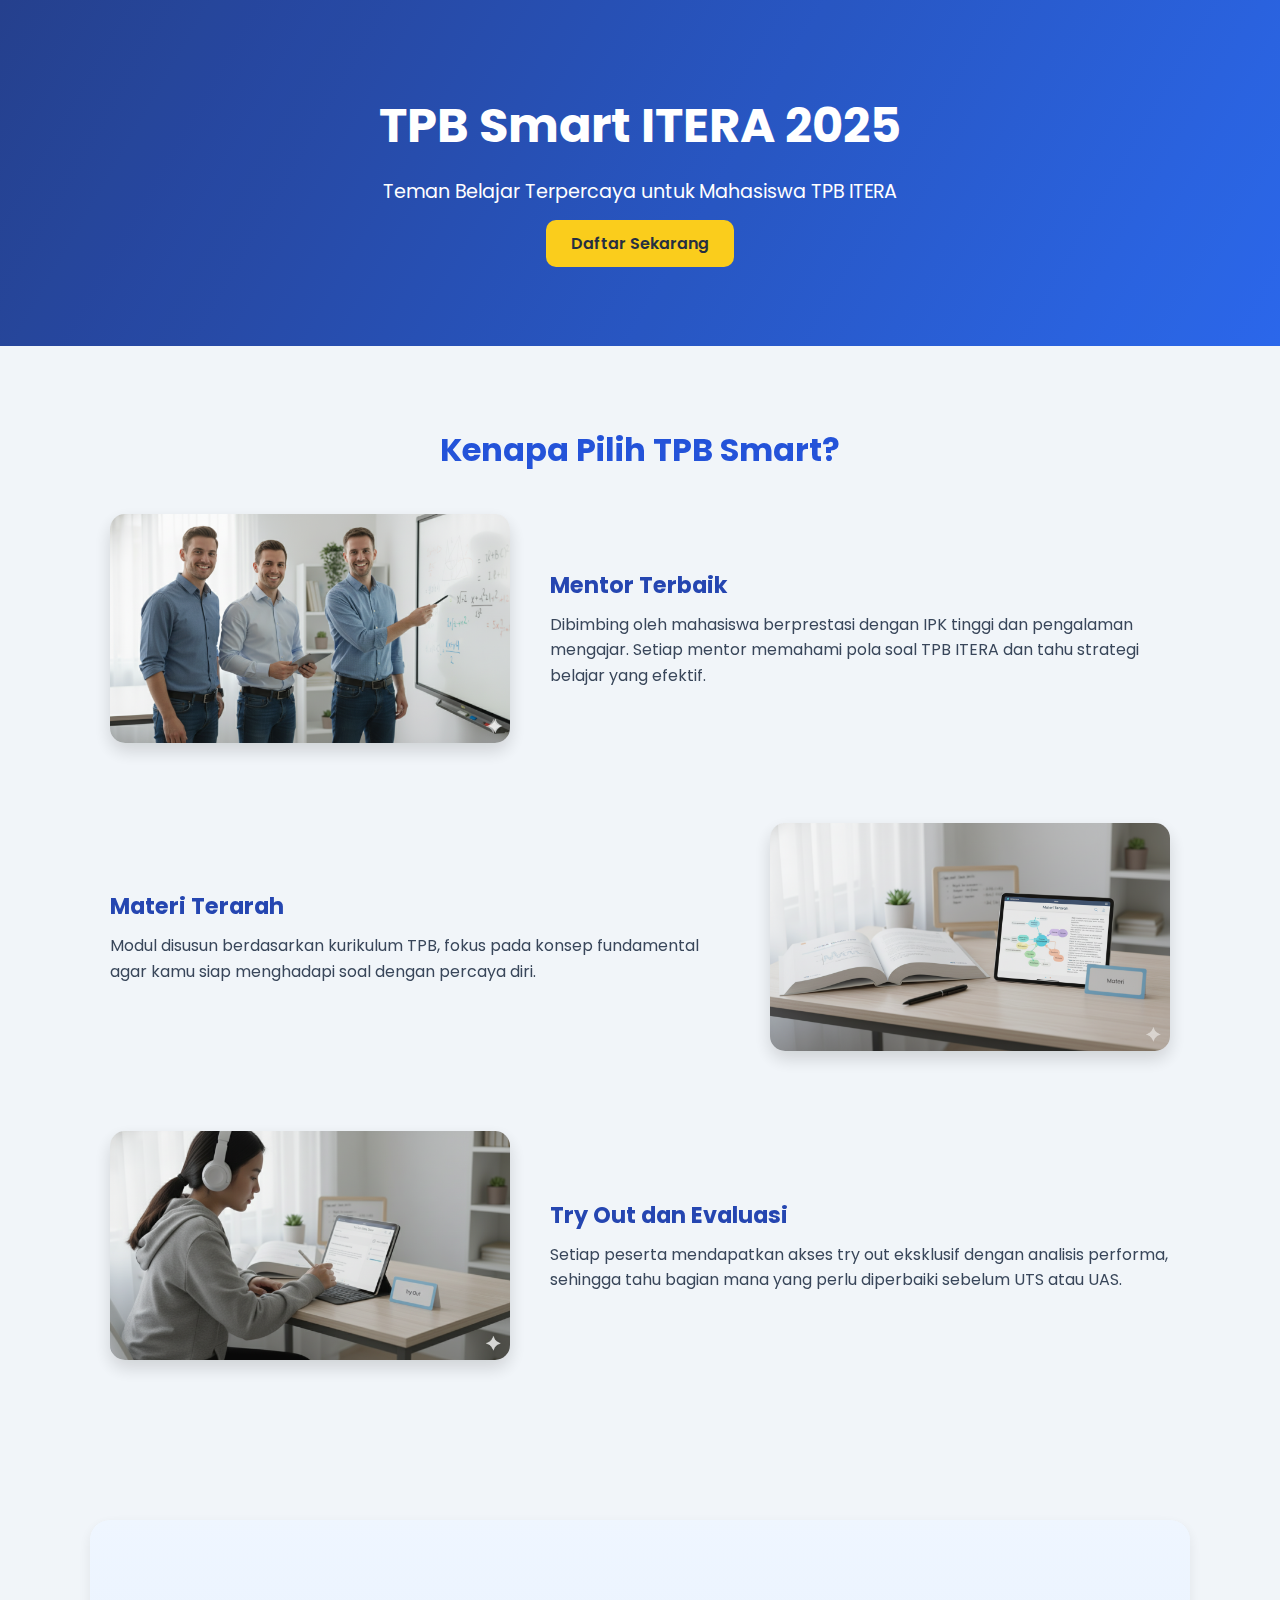
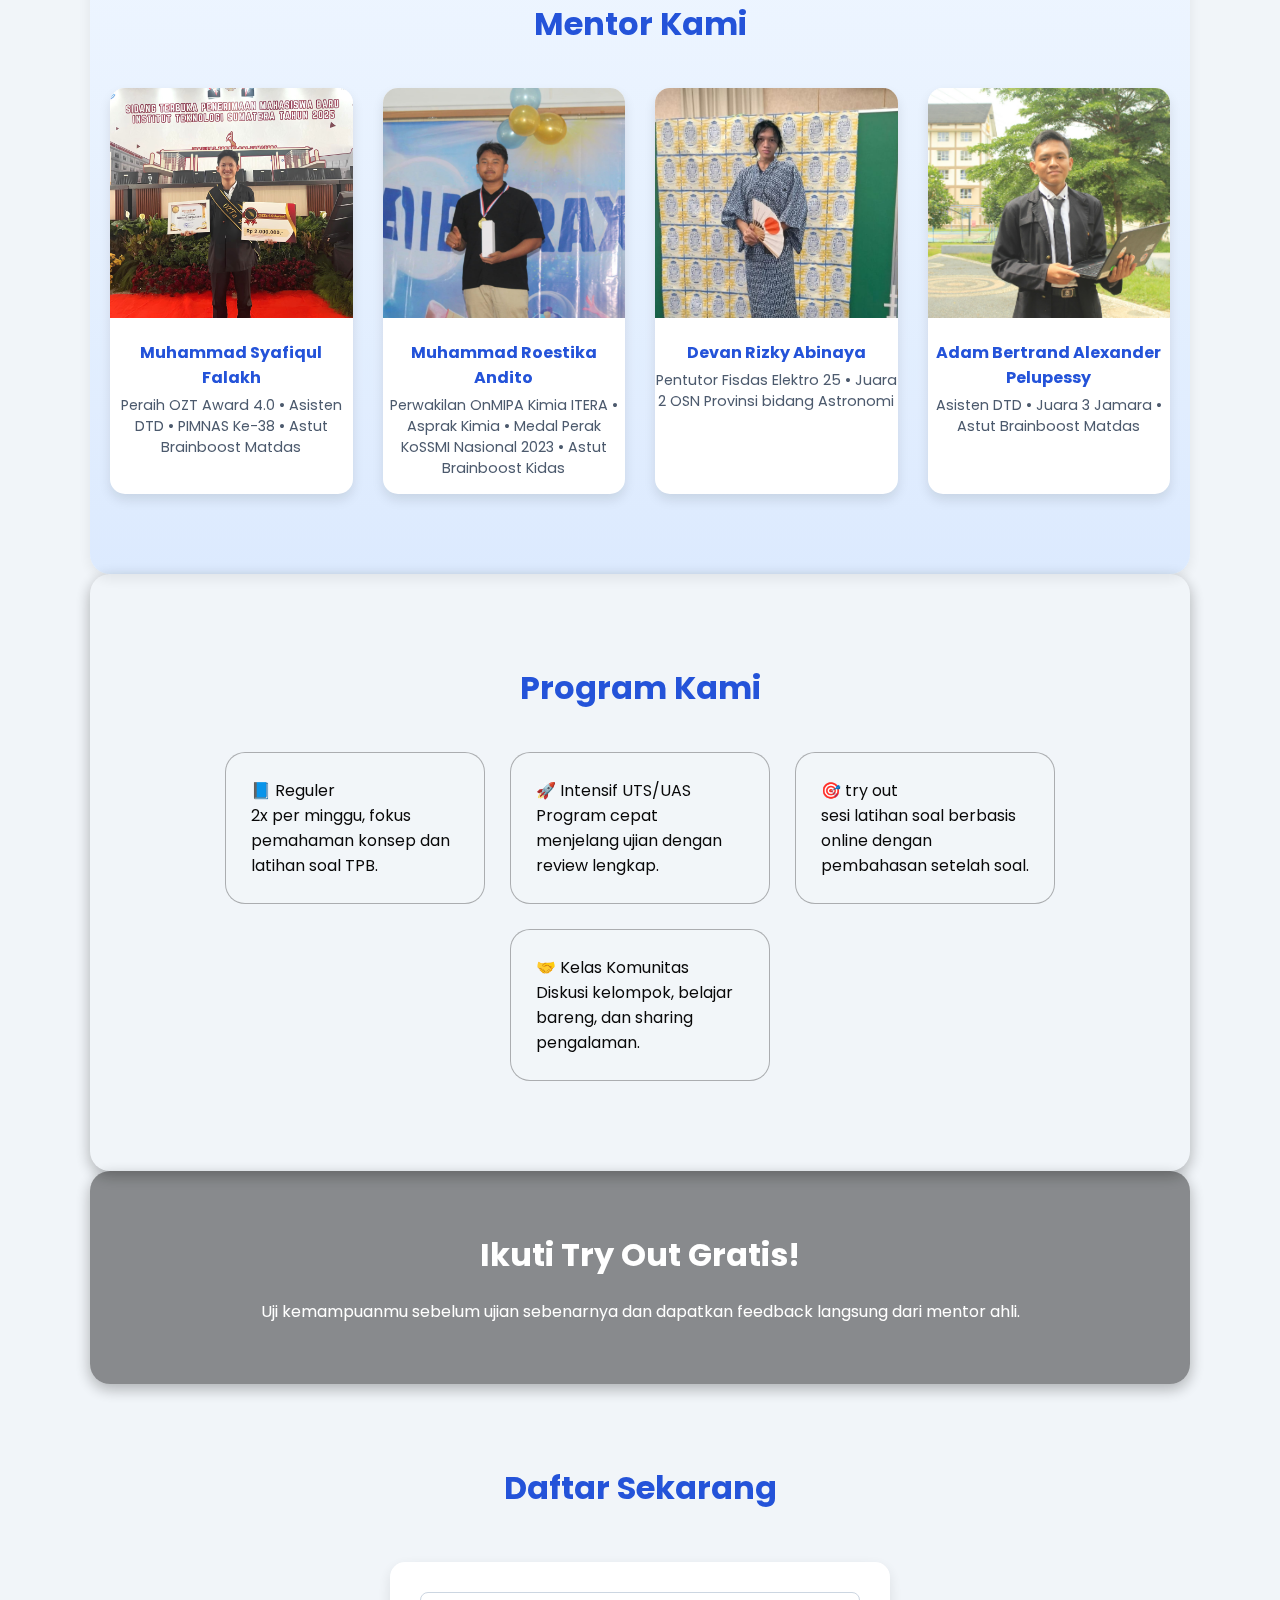
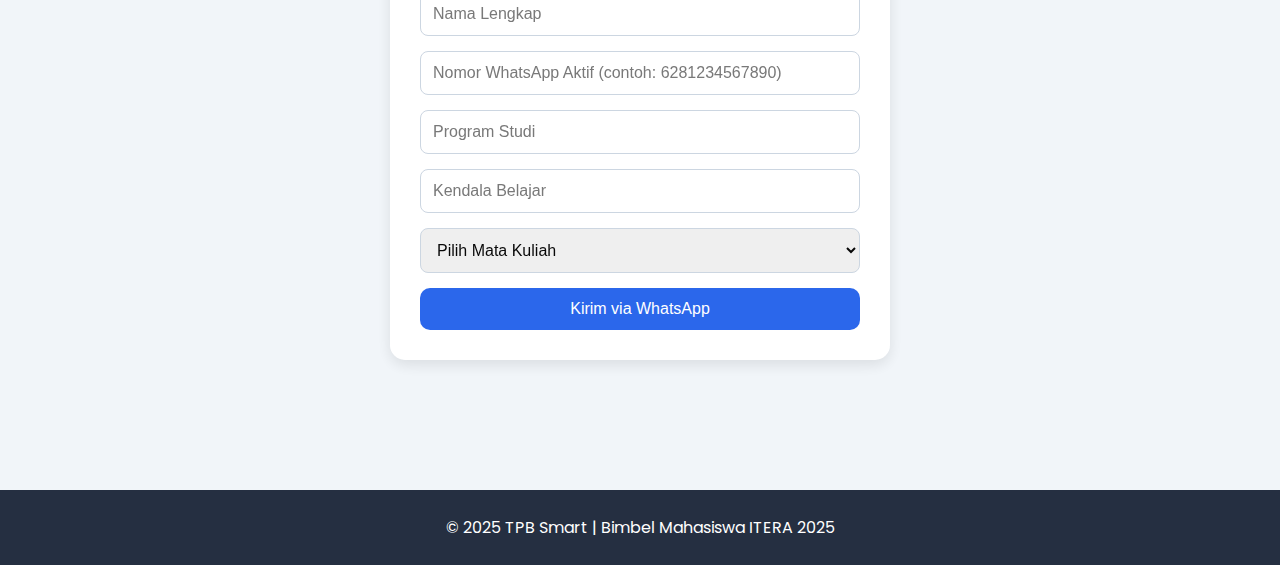
<file: index.html>
<!DOCTYPE html>
 <html lang="id">
<head>
<meta charset="UTF-8">
<meta name="viewport" content="width=device-width, initial-scale=1.0">
<title>TPB Smart - Bimbel Mahasiswa ITERA 2025</title>
<link href="https://fonts.googleapis.com/css2?family=Poppins:wght@400;600;700&display=swap" rel="stylesheet">
<style>
    * {
        margin: 0;
        padding: 0;
        box-sizing: border-box;
    }
    body {
        font-family: 'Poppins', sans-serif;
        color: #1e293b;
        background-color: #f1f5f9;
        overflow-x: hidden;
        background-image: url('https://cdn.pixabay.com/photo/2017/08/30/07/51/mathematics-2696234_1280.png');
        background-repeat: repeat;
        background-size: contain;
        background-attachment: fixed;
        opacity: 0.97;
    }

    /* HEADER */
    header {
        background: linear-gradient(120deg, #1e3a8a, #2563eb);
        color: white;
        text-align: center;
        padding: 90px 20px;
        position: relative;
        overflow: hidden;
    }
    header::before {
        content: "";
        position: absolute;
        top: 0;
        left: 0;
        width: 100%;
        height: 100%;
        background: url('https://cdn.pixabay.com/photo/2016/11/21/15/54/student-1842453_1280.jpg') center/cover;
        opacity: 0.15;
        z-index: 0;
    }
    header h1, header p, header a {
        position: relative;
        z-index: 2;
    }
    header h1 {
        font-size: 3rem;
        margin-bottom: 15px;
    }
    header p {
        font-size: 1.2rem;
        margin-bottom: 25px;
    }
    header a {
        background-color: #facc15;
        color: #1e293b;
        padding: 12px 25px;
        border-radius: 10px;
        font-weight: 600;
        text-decoration: none;
        transition: 0.3s;
    }
    header a:hover {
        background-color: #fde047;
    }

    /* SECTIONS */
    section {
        padding: 80px 20px;
        max-width: 1100px;
        margin: auto;
        position: relative;
    }
    h2 {
        text-align: center;
        color: #1d4ed8;
        margin-bottom: 40px;
        font-size: 2rem;
    }

    /* ZIGZAG */
    .zigzag {
        display: flex;
        align-items: center;
        justify-content: space-between;
        gap: 40px;
        flex-wrap: wrap;
        margin-bottom: 80px;
    }
    .zigzag img {
        width: 400px;
        border-radius: 15px;
        box-shadow: 0 8px 18px rgba(0,0,0,0.15);
    }
    .zigzag .text {
        flex: 1;
        min-width: 280px;
    }
    .zigzag:nth-child(even) {
        flex-direction: row-reverse;
    }
    .zigzag .text h3 {
        color: #1e40af;
        margin-bottom: 10px;
        font-size: 1.4rem;
    }
    .zigzag .text p {
        line-height: 1.6;
        color: #334155;
    }

    /* MENTOR */
    #mentor {
        background: linear-gradient(180deg, #eff6ff, #dbeafe);
        border-radius: 20px;
        box-shadow: 0 5px 15px rgba(0,0,0,0.08);
    }
    .mentor-grid {
     display: grid;
     grid-template-columns: repeat(2, 1fr);
     gap: 30px;
     margin-top: 40px; 
    }
    @media (min-width: 768px) {
        .mentor-grid {
            grid-template-columns: repeat(4, 1fr);
        }
    }
    
    .mentor {
        background: white;
        border-radius: 15px;
        overflow: hidden;
        box-shadow: 0 6px 12px rgba(0,0,0,0.1);
        text-align: center;
        transition: 0.3s;
    }
    .mentor:hover {
        transform: scale(1.03);
    }
    .mentor img {
        width: 100%;
        height: 230px;
        object-fit: cover;
    }
    .mentor h4 {
        margin: 15px 0 5px;
        color: #1d4ed8;
    }
    .mentor p {
        font-size: 0.9rem;
        color: #475569;
        margin-bottom: 15px;
    }

    /* PROGRAM */
    #program {
        background: url('https://cdn.pixabay.com/photo/2016/03/09/09/17/board-1246269_1280.jpg') center/cover;
        border-radius: 20px;
        color: rgb(0, 0, 0);
        padding: 90px 20px;
        box-shadow: 0 5px 15px rgba(0,0,0,0.3);
    }
    .programs {
        display: flex;
        flex-wrap: wrap;
        justify-content: center;
        gap: 25px;
        margin-top: 40px;
    }
    .program-card {
        position: relative;
        background: rgba(255, 255, 255, 0.1);
        border: 1px solid rgba(0, 0, 0, 0.3);
        color: rgb(0, 0, 0);
        padding: 25px;
        border-radius: 20px;
        width: 260px;
        transition: transform 0.4s, background 0.4s;
        cursor: pointer;
        backdrop-filter: blur(5px);
    }
    .program-card:hover {
        transform: translateY(-10px);
        background: rgba(46, 126, 255, 0.25);
    }
    .program-card.book::before {
    content: "📘";
    position: absolute;
    top: -20px;
    right: -20px;
    font-size: 6rem;
    opacity: 0.1;
    }
    .program-card.trophy::before {
    content: "🏆";
    position: absolute;
    top: -20px;
    right: -20px;
    font-size: 6rem;
    opacity: 0.1;
}

    /* TRY OUT */
    .tryout {
        text-align: center;
        background: url('https://cdn.pixabay.com/photo/2016/03/26/22/13/education-1283865_1280.jpg') no-repeat center/cover;
        color: white;
        border-radius: 20px;
        padding: 60px 20px;
        box-shadow: 0 5px 15px rgba(0,0,0,0.3);
        position: relative;
    }
    .tryout::before {
        content: "";
        position: absolute;
        inset: 0;
        background: rgba(0,0,0,0.45);
        border-radius: 20px;
    }
    .tryout * {
        position: relative;
        z-index: 1;
    }
    .tryout h3 {
        font-size: 2rem;
        margin-bottom: 20px;
    }

    /* FORM */
    form {
        display: flex;
        flex-direction: column;
        gap: 15px;
        max-width: 500px;
        margin: 50px auto 0;
        background: white;
        border-radius: 15px;
        padding: 30px;
        box-shadow: 0 5px 15px rgba(0,0,0,0.1);
    }
    input, select {
        padding: 12px;
        border-radius: 8px;
        border: 1px solid #cbd5e1;
        font-size: 1rem;
    }
    button {
        background-color: #2563eb;
        color: white;
        padding: 12px;
        border: none;
        border-radius: 10px;
        font-size: 1rem;
        cursor: pointer;
        transition: 0.3s;
    }
    button:hover {
        background-color: #1d4ed8;
    }

    footer {
        text-align: center;
        padding: 25px;
        background-color: #1e293b;
        color: white;
        margin-top: 50px;
    }
    /* ==== RESPONSIVE DESIGN ==== */

/* Tampilan untuk layar kecil (handphone) */
@media (max-width: 768px) {

    header {
        padding: 60px 15px;
    }

    header h1 {
        font-size: 2rem;
    }

    header p {
        font-size: 1rem;
    }

    header a {
        padding: 10px 20px;
        font-size: 0.9rem;
    }

    section {
        padding: 50px 15px;
    }

    h2 {
        font-size: 1.5rem;
        margin-bottom: 25px;
    }

    /* Zigzag section diubah jadi kolom vertikal */
    .zigzag {
        flex-direction: column !important;
        text-align: center;
    }

    .zigzag img {
        width: 100%;
        max-width: 340px;
        height: auto;
        margin: 0 auto 20px;
    }

    .zigzag .text {
        width: 100%;
    }

    /* Grid mentor jadi satu kolom */
    .mentor-grid {
        grid-template-columns: 1fr;
        gap: 20px;
    }

    .mentor img {
        height: 200px;
    }

    /* Program cards disusun ke bawah */
    .programs {
        flex-direction: column;
        align-items: center;
    }

    .program-card {
        width: 100%;
        max-width: 330px;
        text-align: center;
    }

    /* Tryout section */
    .tryout h3 {
        font-size: 1.5rem;
    }

    .tryout p {
        font-size: 1rem;
    }

    /* Form */
    form {
        width: 90%;
        padding: 25px 20px;
    }

    input, select, button {
        font-size: 0.95rem;
    }

    footer {
        font-size: 0.85rem;
        padding: 20px;
    }
}

/* Tambahan untuk layar sangat kecil (≤480px) */
@media (max-width: 480px) {
    header h1 {
        font-size: 1.8rem;
    }

    header p {
        font-size: 0.9rem;
    }

    .mentor img {
        height: 180px;
    }

    .program-card {
        font-size: 0.95rem;
        padding: 20px;
    }

    form {
        width: 95%;
    }
}

</style>
</head>
<body>

<header>
    <h1>TPB Smart ITERA 2025</h1>
    <p>Teman Belajar Terpercaya untuk Mahasiswa TPB ITERA</p>
    <a href="#daftar">Daftar Sekarang</a>
</header>

<section id="kenapa">
    <h2>Kenapa Pilih TPB Smart?</h2>
    <div class="zigzag">
        <div class="text">
            <h3>Mentor Terbaik</h3>
            <p>Dibimbing oleh mahasiswa berprestasi dengan IPK tinggi dan pengalaman mengajar. Setiap mentor memahami pola soal TPB ITERA dan tahu strategi belajar yang efektif.</p>
        </div>
        <img src="images/mentor.png" alt="Mentor">
    </div>
    <div class="zigzag">
        <div class="text">
            <h3>Materi Terarah</h3>
            <p>Modul disusun berdasarkan kurikulum TPB, fokus pada konsep fundamental agar kamu siap menghadapi soal dengan percaya diri.</p>
        </div>
        <img src="images/Gemini_Generated_Image_9n19af9n19af9n19.png" alt="Materi">
    </div>
    <div class="zigzag">
        <div class="text">
            <h3>Try Out dan Evaluasi</h3>
            <p>Setiap peserta mendapatkan akses try out eksklusif dengan analisis performa, sehingga tahu bagian mana yang perlu diperbaiki sebelum UTS atau UAS.</p>
        </div>
        <img src="images/try out.png" alt="Try Out">
    </div>
</section>

<section id="mentor">
    <h2>Mentor Kami</h2>
    <div class="mentor-grid">
        <div class="mentor">
            <img src="images/syafiq.jpg" alt="Mentor 1">
            <h4>Muhammad Syafiqul Falakh</h4>
            <p>Peraih OZT Award 4.0 • Asisten DTD • PIMNAS Ke-38 • Astut Brainboost Matdas </p>
        </div>
        <div class="mentor">
            <img src="images/dito.jpg" alt="Mentor 2">
            <h4>Muhammad Roestika Andito</h4>
            <p>Perwakilan OnMIPA Kimia ITERA • Asprak Kimia • Medal Perak KoSSMI Nasional 2023 • Astut Brainboost Kidas</p>
        </div>
        <div class="mentor">
            <img src="images/abi.jpg" alt="Mentor 3">
            <h4>Devan Rizky Abinaya</h4>
            <p>Pentutor Fisdas Elektro 25 • Juara 2 OSN Provinsi bidang Astronomi</p>
        </div>
        <div class="mentor">
            <img src="images/adam.jpg" alt="Mentor 4">
            <h4>Adam Bertrand Alexander Pelupessy</h4>
            <p>Asisten DTD • Juara 3 Jamara • Astut Brainboost Matdas</p>
    </div>
</section>

<section id="program">
    <h2>Program Kami</h2>
    <div class="programs">
        <div class="program-card">📘 Reguler<br>2x per minggu, fokus pemahaman konsep dan latihan soal TPB.</div>
        <div class="program-card">🚀 Intensif UTS/UAS<br>Program cepat menjelang ujian dengan review lengkap.</div>
        <div class="program-card">🎯 try out<br>sesi latihan soal berbasis online dengan pembahasan setelah soal.</div>
        <div class="program-card">🤝 Kelas Komunitas<br>Diskusi kelompok, belajar bareng, dan sharing pengalaman.</div>
    </div>
</section>

<section class="tryout">
    <h3>Ikuti Try Out Gratis!</h3>
    <p>Uji kemampuanmu sebelum ujian sebenarnya dan dapatkan feedback langsung dari mentor ahli.</p>
</section>

<section id="daftar">
    <h2>Daftar Sekarang</h2>
    <form id="formDaftar">
        <input type="text" id="nama" placeholder="Nama Lengkap" required>
        <input type="text" id="wa" placeholder="Nomor WhatsApp Aktif (contoh: 6281234567890)" required>
        <input type="text" id="prodi" placeholder="Program Studi" required>
        <input type="text" id="kendala" placeholder="Kendala Belajar">
        <select id="matkul" required>
            <option value="">Pilih Mata Kuliah</option>
            <option value="Matematika Dasar">Matematika Dasar</option>
            <option value="Fisika Dasar">Fisika Dasar</option>
            <option value="Kimia Dasar">Kimia Dasar</option>
            <option value="Dasar Teknologi Digital">Dasar Teknologi Digital</option>
            <option value="Bundling MAFIKI">Bundling MAFIKI</option>
        </select>
        <button type="submit">Kirim via WhatsApp</button>
    </form>
</section>


<footer>
    <p>© 2025 TPB Smart | Bimbel Mahasiswa ITERA 2025</p>
</footer>

<script>
document.getElementById("formDaftar").addEventListener("submit", function(e) {
    e.preventDefault(); // mencegah reload halaman

    const nama = document.getElementById("nama").value.trim();
    const wa = document.getElementById("wa").value.trim();
    const prodi = document.getElementById("prodi").value.trim();
    const kendala = document.getElementById("kendala").value.trim();
    const matkul = document.getElementById("matkul").value;

    if (!nama || !wa || !prodi || !matkul) {
        alert("Mohon lengkapi semua data terlebih dahulu!");
        return;
    }

    const adminMap = {
        "Matematika Dasar": "6288276204622",
        "Fisika Dasar": "62895616066314",
        "Kimia Dasar": "6281288903766",
        "Dasar Teknologi Digital": "6282289868742",
        "Bundling MAFIKI": "6288276204622"
    };

    const admin = adminMap[matkul];
    if (!admin) {
        alert("Silakan pilih mata kuliah yang tersedia.");
        return;
    }

    let pesan = "";
    if (matkul === "Bundling MAFIKI") {
        pesan = 
        `Halo TPB Smart!%0A%0ASaya ingin mendaftar *Bundling MAFIKI* (Matematika + Fisika + Kimia).%0A` +
        `Nama: ${nama}%0ANomor WA: ${wa}%0AProdi: ${prodi}%0AKendala: ${kendala || "-"}%0A%0A` +
        `Mohon info promo dan jadwal lengkapnya ya!`;
    } else {
        pesan = 
        `Halo TPB Smart!%0A%0ASaya ingin mendaftar bimbel.%0A` +
        `Nama: ${nama}%0ANomor WA: ${wa}%0AProdi: ${prodi}%0AMata Kuliah: ${matkul}%0AKendala: ${kendala}%0A%0A`;
    }

    const linkWA = `https://wa.me/${admin}?text=${pesan}`;
    window.open(linkWA, "_blank");
});
</script>

</body>
</html>
</file>
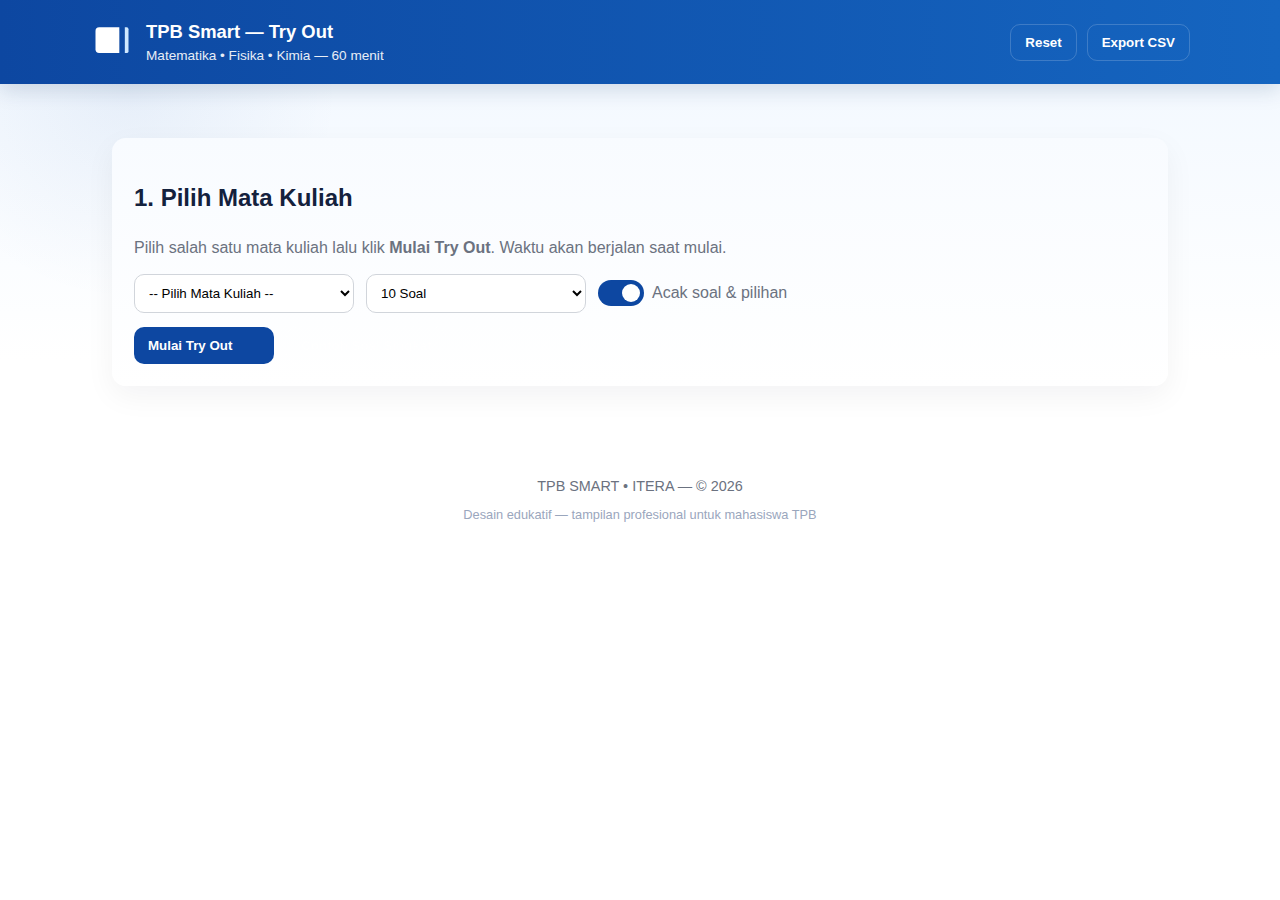
<file: try out/index.html>
<!DOCTYPE html>
<html lang="id">
<head>
  <meta charset="utf-8" />
  <meta name="viewport" content="width=device-width,initial-scale=1" />
  <title>Try Out TPB — Matdas / Fisdas / Kimdas</title>
  <link rel="stylesheet" href="style.css" />
  <!-- Meta for nicer mobile behavior -->
  <meta name="description" content="Try Out TPB - Matematika Dasar, Fisika Dasar, Kimia Dasar. Timer 60 menit, pembahasan setelah submit, hasil dapat diunduh." />
</head>
<body>
  <header class="site-header">
    <div class="header-inner">
      <div class="brand">
        <!-- Simple inline SVG book/academic logo -->
        <svg class="logo" width="44" height="44" viewBox="0 0 24 24" aria-hidden="true" focusable="false">
          <path fill="#fff" d="M3 6a2 2 0 0 1 2-2h11v14H5a2 2 0 0 1-2-2z"></path>
          <path fill="#cfe8ff" d="M20 4h-1v14h1a1 1 0 0 0 1-1V5a1 1 0 0 0-1-1z"></path>
        </svg>
        <div>
          <h1 class="site-title">TPB Smart — Try Out</h1>
          <p class="site-sub">Matematika • Fisika • Kimia — 60 menit</p>
        </div>
      </div>

      <nav class="top-actions" aria-label="Aksi">
        <button id="btn-reset" class="btn ghost" title="Reset semua progress">Reset</button>
        <button id="btn-export" class="btn ghost" title="Unduh hasil saat selesai">Export CSV</button>
      </nav>
    </div>
  </header>

  <main class="container" id="app" role="main">
    <!-- SECTION: Select & Intro -->
    <section id="select-section" class="panel active" aria-labelledby="select-title">
      <h2 id="select-title">1. Pilih Mata Kuliah</h2>
      <p class="lead">Pilih salah satu mata kuliah lalu klik <strong>Mulai Try Out</strong>. Waktu akan berjalan saat mulai.</p>

      <div class="select-row">
        <label for="subject" class="sr-only">Pilih Mata Kuliah</label>
        <select id="subject" aria-label="Pilih mata kuliah">
          <option value="">-- Pilih Mata Kuliah --</option>
          <option value="math">Matematika Dasar</option>
          <option value="phys">Fisika Dasar</option>
          <option value="chem">Kimia Dasar</option>
        </select>

        <label for="numQuestions" class="sr-only">Jumlah Soal</label>
        <select id="numQuestions" aria-label="Jumlah soal">
          <option value="5">5 Soal</option>
          <option value="10" selected>10 Soal</option>
          <option value="12">12 Soal</option>
        </select>

        <div class="switch-row">
          <label class="switch">
            <input type="checkbox" id="toggleShuffle" checked />
            <span class="slider"></span>
          </label>
          <span class="switch-label">Acak soal & pilihan</span>
        </div>
      </div>

      <div class="actions">
        <button id="startBtn" class="btn primary" aria-controls="quiz-section">Mulai Try Out</button>
        <button id="demoBtn" class="btn ghost">Contoh Soal Singkat</button>
      </div>
    </section>

    <!-- SECTION: Quiz -->
    <section id="quiz-section" class="panel" aria-labelledby="quiz-title">
      <h2 id="quiz-title">2. Try Out</h2>

      <!-- Timer area -->
      <div class="timer-wrap" role="timer" aria-live="polite" aria-atomic="true">
        <div id="timer-text" class="timer-text" title="Waktu tersisa">60:00</div>
        <div id="timer-bar" class="timer-bar" aria-hidden="true">
          <div id="timer-fill" class="timer-fill"></div>
        </div>
      </div>

      <!-- Progress / navigation -->
      <div class="progress-row" aria-hidden="false">
        <div id="progress" class="progress"></div>
        <div class="progress-meta">
          <span id="qIndex">1</span>/<span id="qTotal">10</span>
        </div>
      </div>

      <!-- Question card -->
      <article id="question-card" class="card" aria-live="polite">
        <h3 id="qText" class="question-text">Soal akan muncul di sini</h3>
        <form id="answersForm" class="answers" role="radiogroup" aria-labelledby="qText"></form>
      </article>

      <!-- Controls -->
      <div class="controls">
        <button id="prevBtn" class="btn ghost" aria-label="Soal sebelumnya">Sebelumnya</button>
        <button id="markBtn" class="btn ghost" title="Tandai soal untuk direview">Tandai</button>
        <div class="right-controls">
          <button id="saveBtn" class="btn ghost" title="Simpan jawaban saat ini">Simpan</button>
          <button id="nextBtn" class="btn primary">Selanjutnya</button>
        </div>
      </div>

      <!-- Quick navigation thumbnails -->
      <div id="thumbs" class="thumbs" aria-label="Navigasi Soal" role="navigation"></div>
    </section>

    <!-- SECTION: Result -->
    <section id="result-section" class="panel" aria-labelledby="result-title">
      <h2 id="result-title">3. Hasil & Pembahasan</h2>
      <p class="lead">Ringkasan performa Anda. Unduh hasil jika perlu.</p>

      <div class="result-summary">
        <div>Skor: <b id="result-score">0</b> / <span id="result-total">0</span></div>
        <div>Persentase: <b id="result-percent">0%</b></div>
        <div>Waktu dipakai: <b id="result-time">00:00</b></div>
      </div>

      <hr />

      <div id="explanations" class="explanations" aria-live="polite"></div>

      <div class="actions">
        <button id="retryBtn" class="btn primary">Ulangi Try Out</button>
        <button id="exportBtn" class="btn ghost">Unduh Hasil (CSV)</button>
      </div>
    </section>
  </main>

  <footer class="site-footer">
    <div>TPB SMART • ITERA — © <span id="year"></span></div>
    <div class="footer-note">Desain edukatif — tampilan profesional untuk mahasiswa TPB</div>
  </footer>

  <!-- SCRIPT -->
  <script src="script.js" defer></script>
</body>
</html>
</file>
<file: try out/style.css>
/* ================= Global & Reset ================= */
:root{
  --primary:#0d47a1;
  --accent:#43a047;
  --muted:#6b7280;
  --card:#f8fbff;
  --glass: rgba(255,255,255,0.6);
}
*{box-sizing:border-box}
html,body{height:100%}
body{
  margin:0;
  font-family: Inter, "Segoe UI", Roboto, Arial, sans-serif;
  color:#14213d;
  background:
    radial-gradient(circle at 10% 10%, rgba(13,71,161,0.06), transparent 15%),
    linear-gradient(180deg,#f0f7ff,#ffffff 40%);
  -webkit-font-smoothing:antialiased;
  -moz-osx-font-smoothing:grayscale;
  line-height:1.5;
}

/* Accessible hidden for screen readers */
.sr-only{
  position:absolute!important;
  height:1px;width:1px;
  overflow:hidden;clip:rect(1px,1px,1px,1px);
  white-space:nowrap;border:0;padding:0;margin:-1px;
}

/* =========== Header =========== */
.site-header{
  background: linear-gradient(90deg,var(--primary),#1565c0);
  color:white;padding:18px 16px;
  box-shadow:0 6px 20px rgba(13,47,90,0.15);
  position:sticky;top:0;z-index:80;
}
.header-inner{
  max-width:1100px;margin:0 auto;display:flex;align-items:center;justify-content:space-between;
}
.brand{display:flex;gap:12px;align-items:center}
.logo{border-radius:6px}
.site-title{font-size:1.15rem;margin:0}
.site-sub{font-size:.85rem;opacity:.9;margin:0}

/* top actions */
.top-actions{display:flex;gap:10px;align-items:center}
.btn{display:inline-flex;align-items:center;gap:8px;padding:10px 14px;border-radius:10px;border:1px solid rgba(0,0,0,0.06);background:white;color:var(--primary);cursor:pointer;font-weight:600}
.btn.ghost{background:transparent;color:white;border:1px solid rgba(255,255,255,0.18)}
.btn.primary{background:var(--primary);color:#fff;border:none}
.btn:active{transform:translateY(1px)}

/* =========== Main container =========== */
.container{max-width:1100px;margin:32px auto;padding:22px;}

/* Panel layout */
.panel{background:linear-gradient(180deg,var(--card),#fff);border-radius:14px;padding:22px;margin-bottom:18px;box-shadow:0 10px 30px rgba(15,23,42,0.05)}
.panel.active{display:block}
.panel:not(.active){display:none}
.lead{color:var(--muted);margin-bottom:12px}

/* select row */
.select-row{display:flex;gap:12px;align-items:center;flex-wrap:wrap;margin:14px 0}
select{min-width:220px;padding:10px;border-radius:10px;border:1px solid #d1d5db;background:white}
.switch-row{display:flex;gap:8px;align-items:center;color:var(--muted)}

/* fancy toggle */
.switch{position:relative;display:inline-block;width:46px;height:26px}
.switch input{display:none}
.switch .slider{position:absolute;cursor:pointer;inset:0;background:#ddd;border-radius:999px;transition:all .2s}
.switch .slider:before{content:"";position:absolute;height:18px;width:18px;border-radius:50%;left:4px;top:4px;background:white;transition:all .2s}
.switch input:checked + .slider{background:var(--primary)}
.switch input:checked + .slider:before{transform:translateX(20px)}

/* actions */
.actions{display:flex;gap:12px;margin-top:12px}
.actions .btn{min-width:140px}

/* =========== Quiz section =========== */
.timer-wrap{display:flex;align-items:center;gap:12px;margin-bottom:12px}
.timer-text{font-weight:700;color:var(--primary);min-width:80px}
.timer-bar{flex:1;height:12px;background:#eef2ff;border-radius:999px;overflow:hidden;border:1px solid rgba(0,0,0,0.04)}
.timer-fill{height:100%;width:100%;background:var(--accent);transition:width 1s linear}

/* progress */
.progress-row{display:flex;align-items:center;gap:12px;margin:6px 0}
.progress{flex:1;height:8px;background:#e6eefc;border-radius:8px;overflow:hidden;box-shadow:inset 0 -2px 6px rgba(13,71,161,0.04)}
.progress::after{content:"";display:block;height:100%;width:0;background:linear-gradient(90deg,#43a047,#f59e0b);transition:width .6s}

/* q card */
.card{padding:18px;border-radius:12px;background:linear-gradient(180deg,#ffffff,#f8fbff);box-shadow:0 6px 18px rgba(6,10,29,0.05)}
.question-text{margin:0 0 8px 0;font-size:1.05rem}
.answers{margin-top:8px}
.answers label{display:block;padding:12px;border-radius:10px;background:#f1f9ff;margin:10px 0;border:1px solid rgba(0,0,0,0.03);cursor:pointer}
.answers input[type="radio"]{margin-right:10px}
.answers label:hover{background:#e6f2ff}

/* controls row */
.controls{display:flex;justify-content:space-between;align-items:center;margin-top:12px;gap:8px}
.controls .right-controls{display:flex;gap:8px}
.ghost{background:transparent;border:1px solid #e2e8f0;color:var(--primary)}

/* thumbs */
.thumbs{display:flex;flex-wrap:wrap;gap:8px;margin-top:12px}
.thumb{width:38px;height:38px;border-radius:8px;background:#fff;border:1px solid #e6eefc;display:flex;align-items:center;justify-content:center;cursor:pointer}
.thumb.answered{background:linear-gradient(90deg,#e6f4ea,#daf7dd);border-color:#9ae6b4}
.thumb.current{outline:3px solid rgba(13,71,161,0.12)}
.thumb.marked{box-shadow:0 0 0 3px rgba(250,204,21,0.15) inset}

/* =========== Result =========== */
.result-summary{display:flex;gap:18px;flex-wrap:wrap;margin-bottom:10px}
.explanations p{margin:10px 0;padding:12px;border-radius:8px;background:#fff}
.explanations hr{border:none;border-top:1px solid #eef2ff;margin:10px 0}

/* footer */
.site-footer{max-width:1100px;margin:10px auto;padding:18px;text-align:center;color:var(--muted);font-size:.9rem}
.footer-note{font-size:.8rem;color:#9aa6bd;margin-top:8px}

/* responsive */
@media (max-width:760px){
  .header-inner{flex-direction:column;gap:10px}
  .select-row{flex-direction:column}
  .controls{flex-direction:column;align-items:stretch}
  .top-actions{display:flex;gap:6px}
}
</file>
